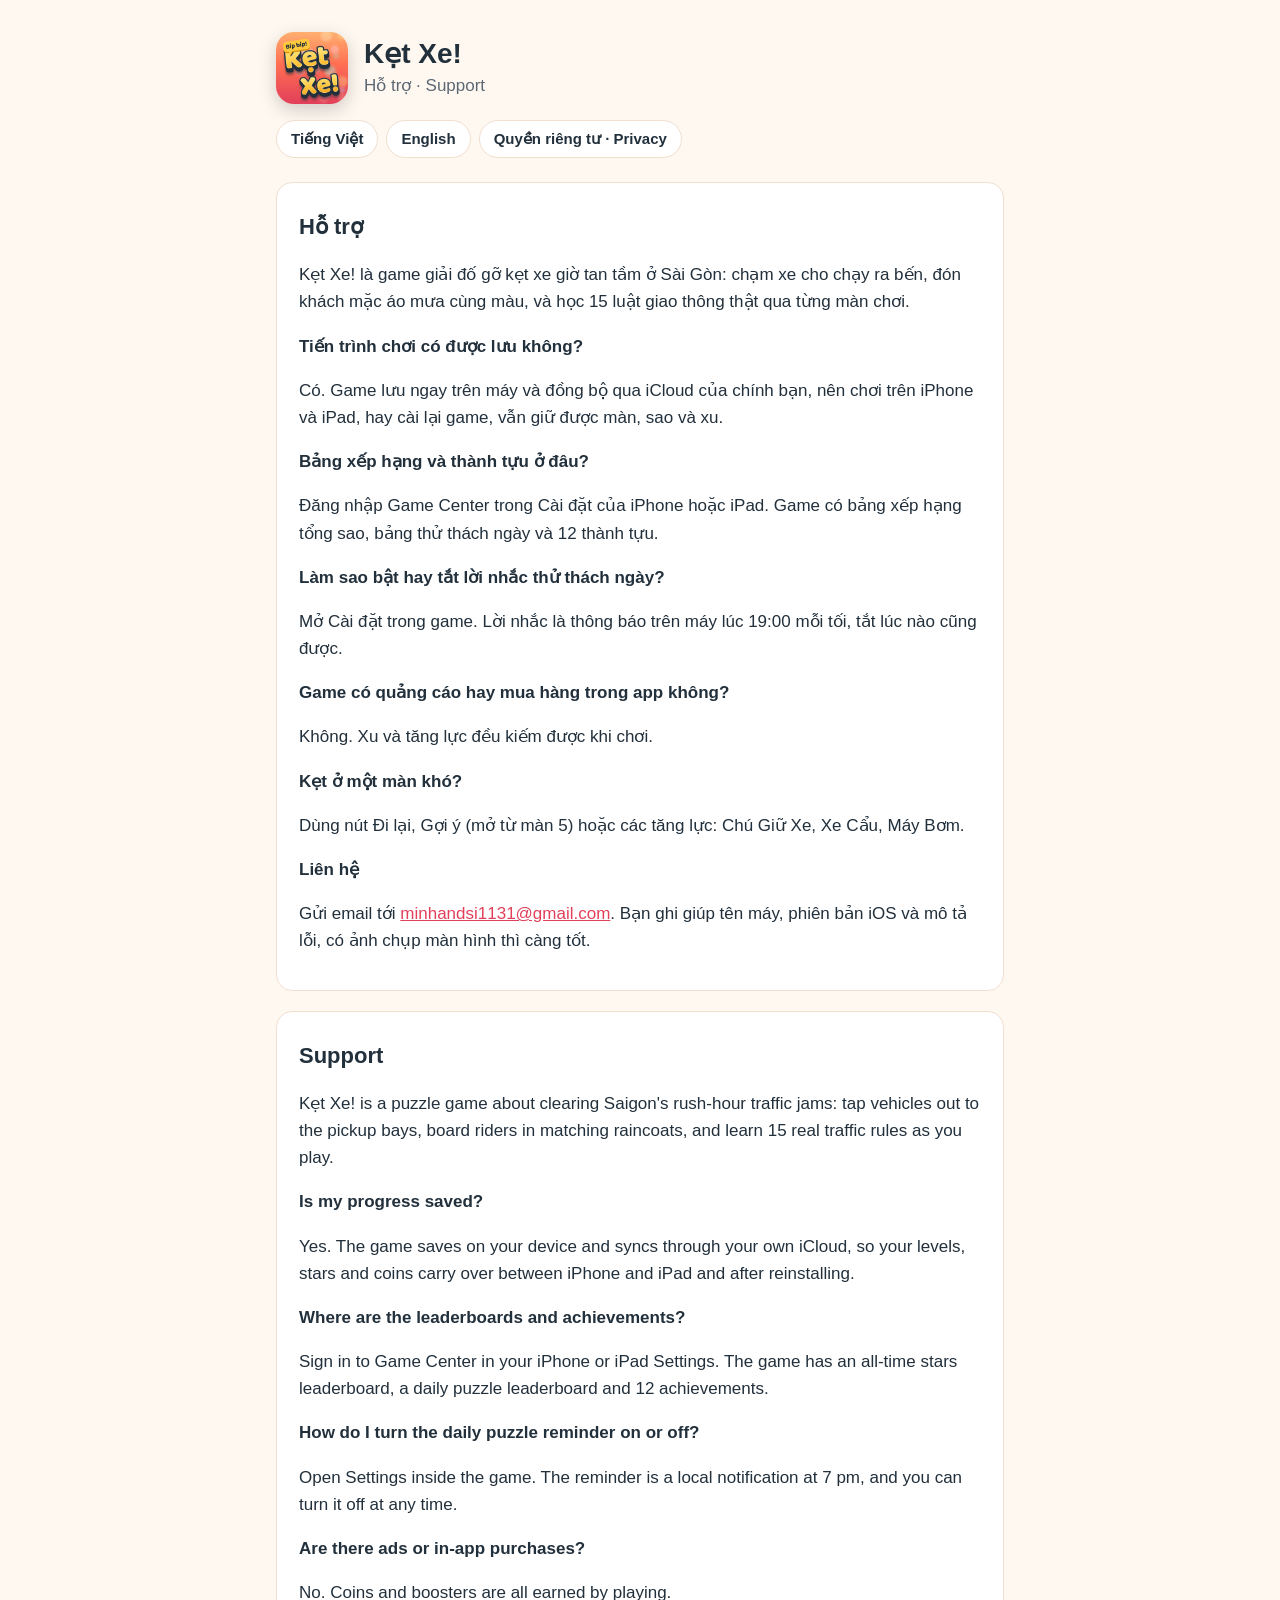
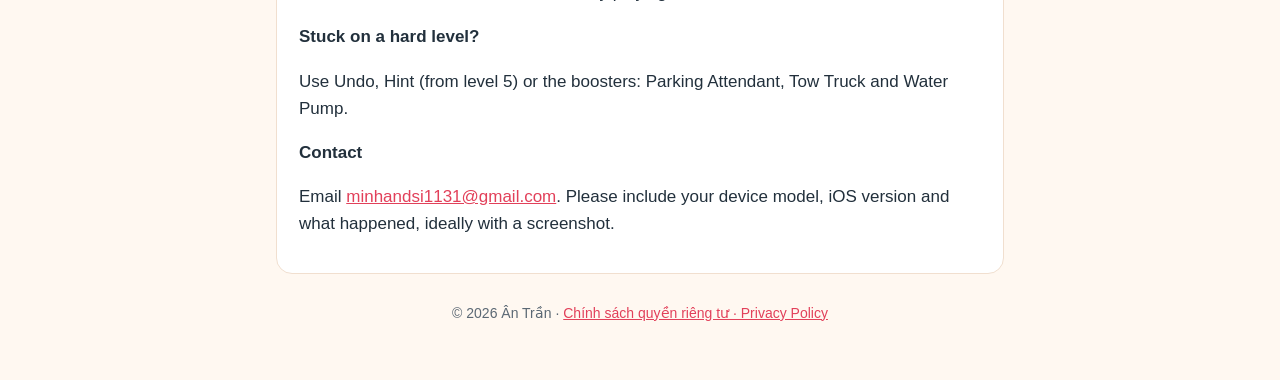
<file: index.html>
<!doctype html>
<html lang="vi">
<head>
  <meta charset="utf-8">
  <meta name="viewport" content="width=device-width, initial-scale=1">
  <title>Kẹt Xe! – Hỗ trợ / Support</title>
  <meta name="description" content="Hỗ trợ cho game Kẹt Xe! trên iPhone và iPad. Support for the Kẹt Xe! game on iPhone and iPad.">
  <link rel="icon" href="icon.png">
  <link rel="apple-touch-icon" href="icon.png">
  <link rel="stylesheet" href="style.css">
</head>
<body>
<main>
  <header>
    <img src="icon.png" alt="Biểu tượng Kẹt Xe!">
    <div>
      <h1>Kẹt Xe!</h1>
      <p>Hỗ trợ · Support</p>
    </div>
  </header>
  <nav>
    <a href="#vi">Tiếng Việt</a>
    <a href="#en">English</a>
    <a href="privacy.html">Quyền riêng tư · Privacy</a>
  </nav>

  <section id="vi" lang="vi">
    <h2>Hỗ trợ</h2>
    <p>Kẹt Xe! là game giải đố gỡ kẹt xe giờ tan tầm ở Sài Gòn: chạm xe cho chạy ra bến, đón khách mặc áo mưa cùng màu, và học 15 luật giao thông thật qua từng màn chơi.</p>

    <h3>Tiến trình chơi có được lưu không?</h3>
    <p>Có. Game lưu ngay trên máy và đồng bộ qua iCloud của chính bạn, nên chơi trên iPhone và iPad, hay cài lại game, vẫn giữ được màn, sao và xu.</p>

    <h3>Bảng xếp hạng và thành tựu ở đâu?</h3>
    <p>Đăng nhập Game Center trong Cài đặt của iPhone hoặc iPad. Game có bảng xếp hạng tổng sao, bảng thử thách ngày và 12 thành tựu.</p>

    <h3>Làm sao bật hay tắt lời nhắc thử thách ngày?</h3>
    <p>Mở Cài đặt trong game. Lời nhắc là thông báo trên máy lúc 19:00 mỗi tối, tắt lúc nào cũng được.</p>

    <h3>Game có quảng cáo hay mua hàng trong app không?</h3>
    <p>Không. Xu và tăng lực đều kiếm được khi chơi.</p>

    <h3>Kẹt ở một màn khó?</h3>
    <p>Dùng nút Đi lại, Gợi ý (mở từ màn 5) hoặc các tăng lực: Chú Giữ Xe, Xe Cẩu, Máy Bơm.</p>

    <h3>Liên hệ</h3>
    <p>Gửi email tới <a href="mailto:minhandsi1131@gmail.com">minhandsi1131@gmail.com</a>. Bạn ghi giúp tên máy, phiên bản iOS và mô tả lỗi, có ảnh chụp màn hình thì càng tốt.</p>
  </section>

  <section id="en" lang="en">
    <h2>Support</h2>
    <p>Kẹt Xe! is a puzzle game about clearing Saigon's rush-hour traffic jams: tap vehicles out to the pickup bays, board riders in matching raincoats, and learn 15 real traffic rules as you play.</p>

    <h3>Is my progress saved?</h3>
    <p>Yes. The game saves on your device and syncs through your own iCloud, so your levels, stars and coins carry over between iPhone and iPad and after reinstalling.</p>

    <h3>Where are the leaderboards and achievements?</h3>
    <p>Sign in to Game Center in your iPhone or iPad Settings. The game has an all-time stars leaderboard, a daily puzzle leaderboard and 12 achievements.</p>

    <h3>How do I turn the daily puzzle reminder on or off?</h3>
    <p>Open Settings inside the game. The reminder is a local notification at 7 pm, and you can turn it off at any time.</p>

    <h3>Are there ads or in-app purchases?</h3>
    <p>No. Coins and boosters are all earned by playing.</p>

    <h3>Stuck on a hard level?</h3>
    <p>Use Undo, Hint (from level 5) or the boosters: Parking Attendant, Tow Truck and Water Pump.</p>

    <h3>Contact</h3>
    <p>Email <a href="mailto:minhandsi1131@gmail.com">minhandsi1131@gmail.com</a>. Please include your device model, iOS version and what happened, ideally with a screenshot.</p>
  </section>

  <footer>© 2026 Ân Trần · <a href="privacy.html">Chính sách quyền riêng tư · Privacy Policy</a></footer>
</main>
</body>
</html>
</file>
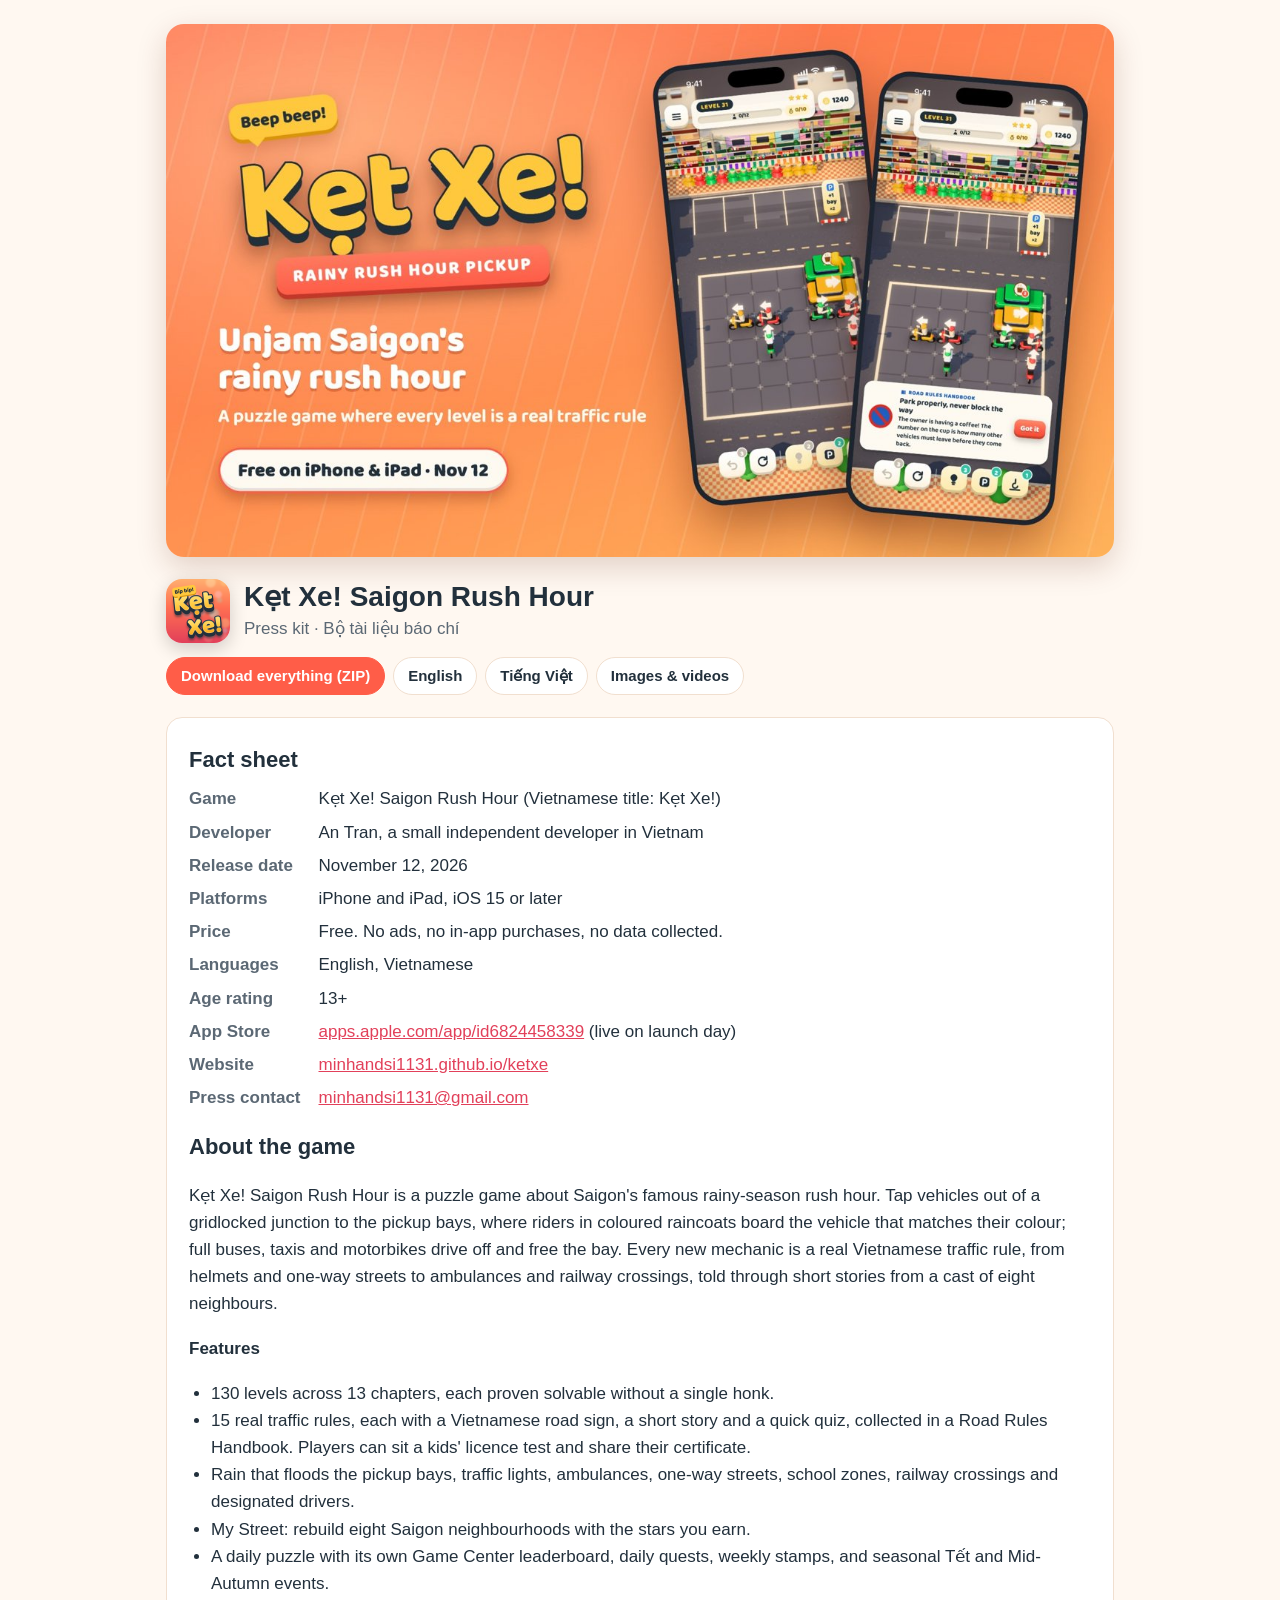
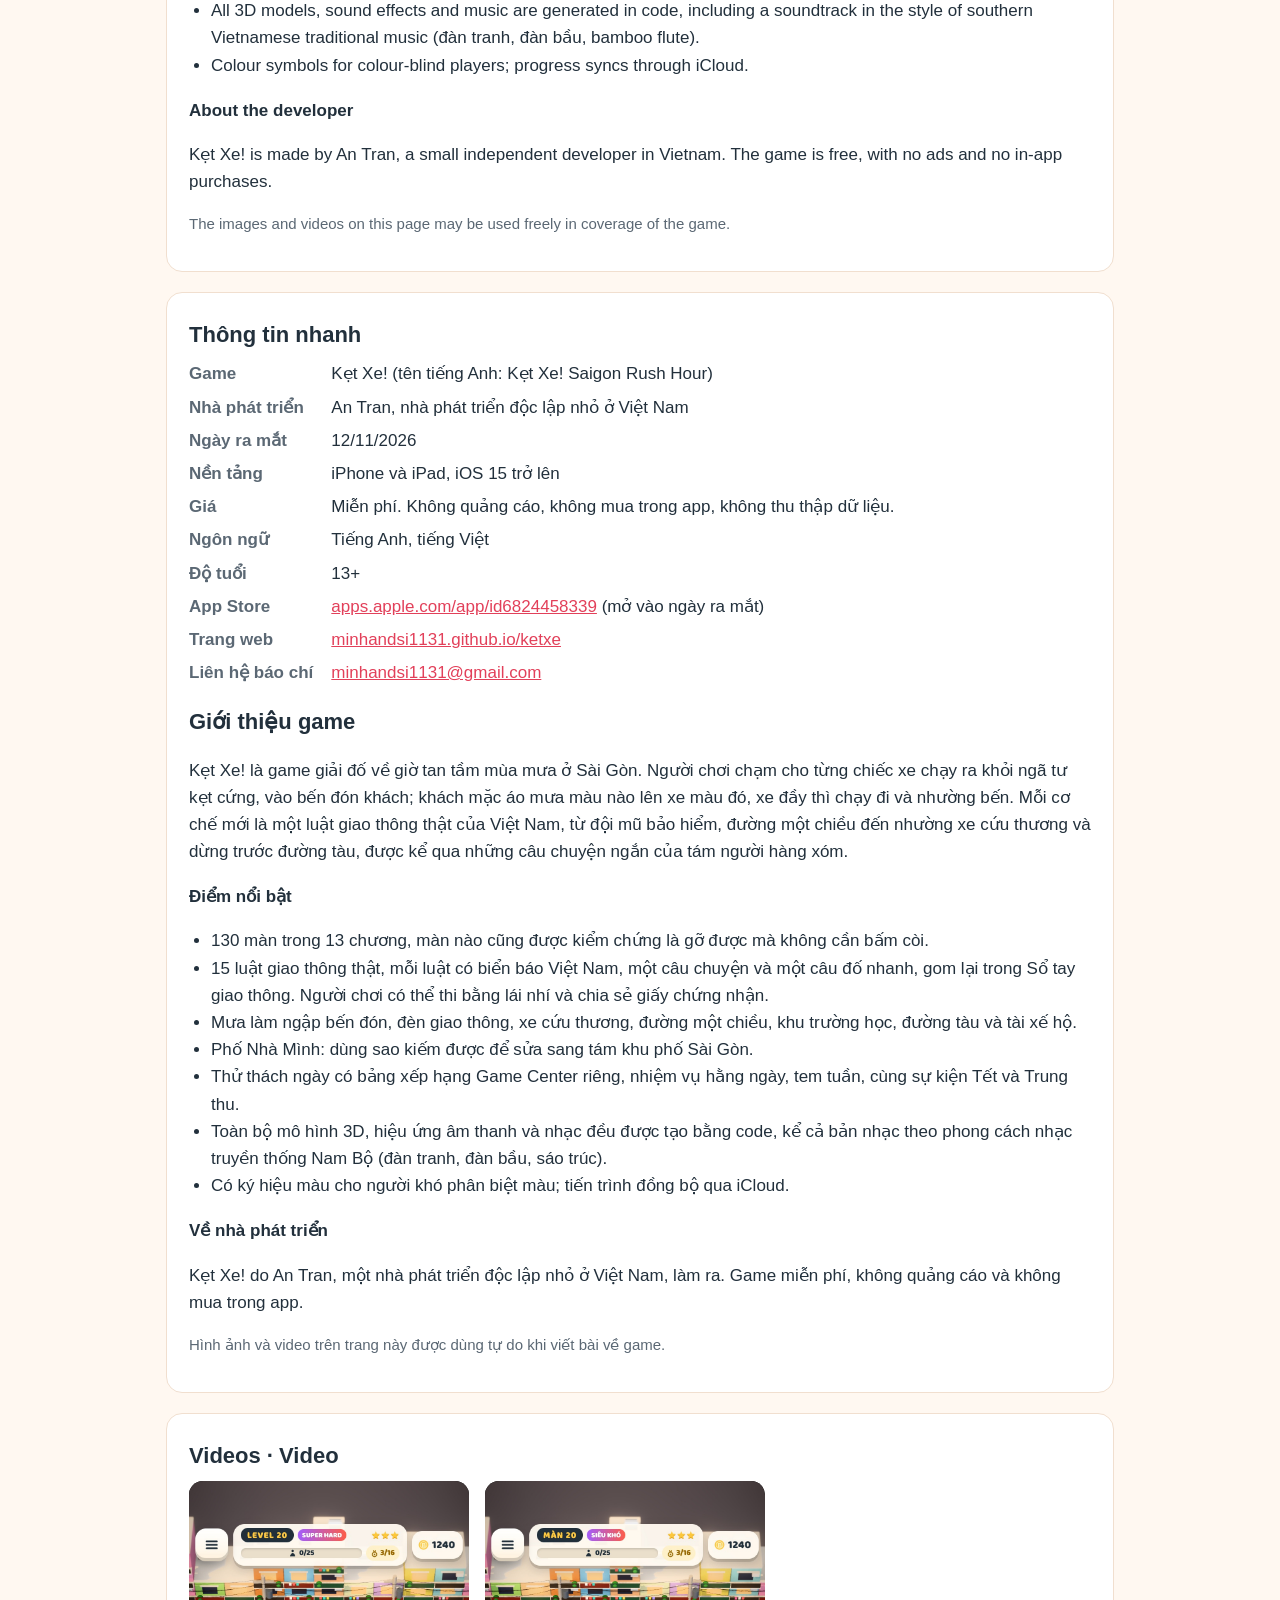
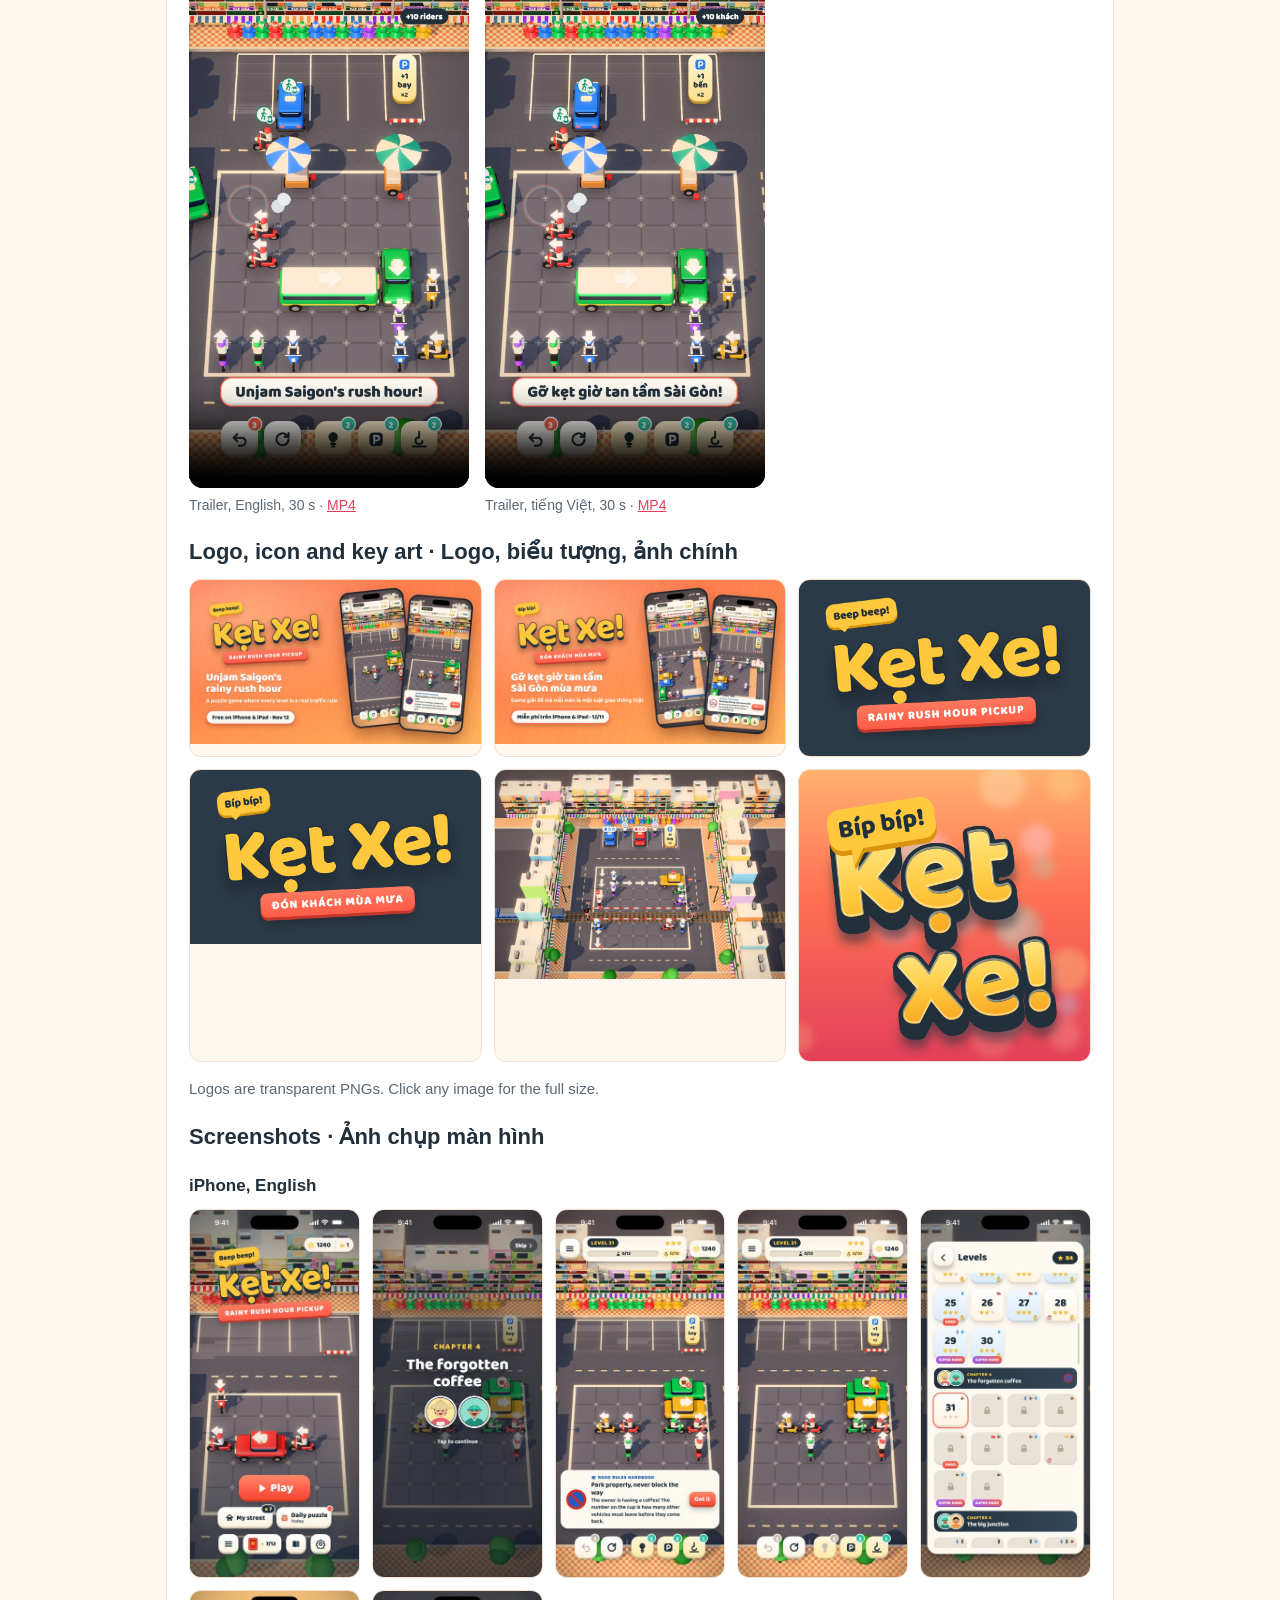
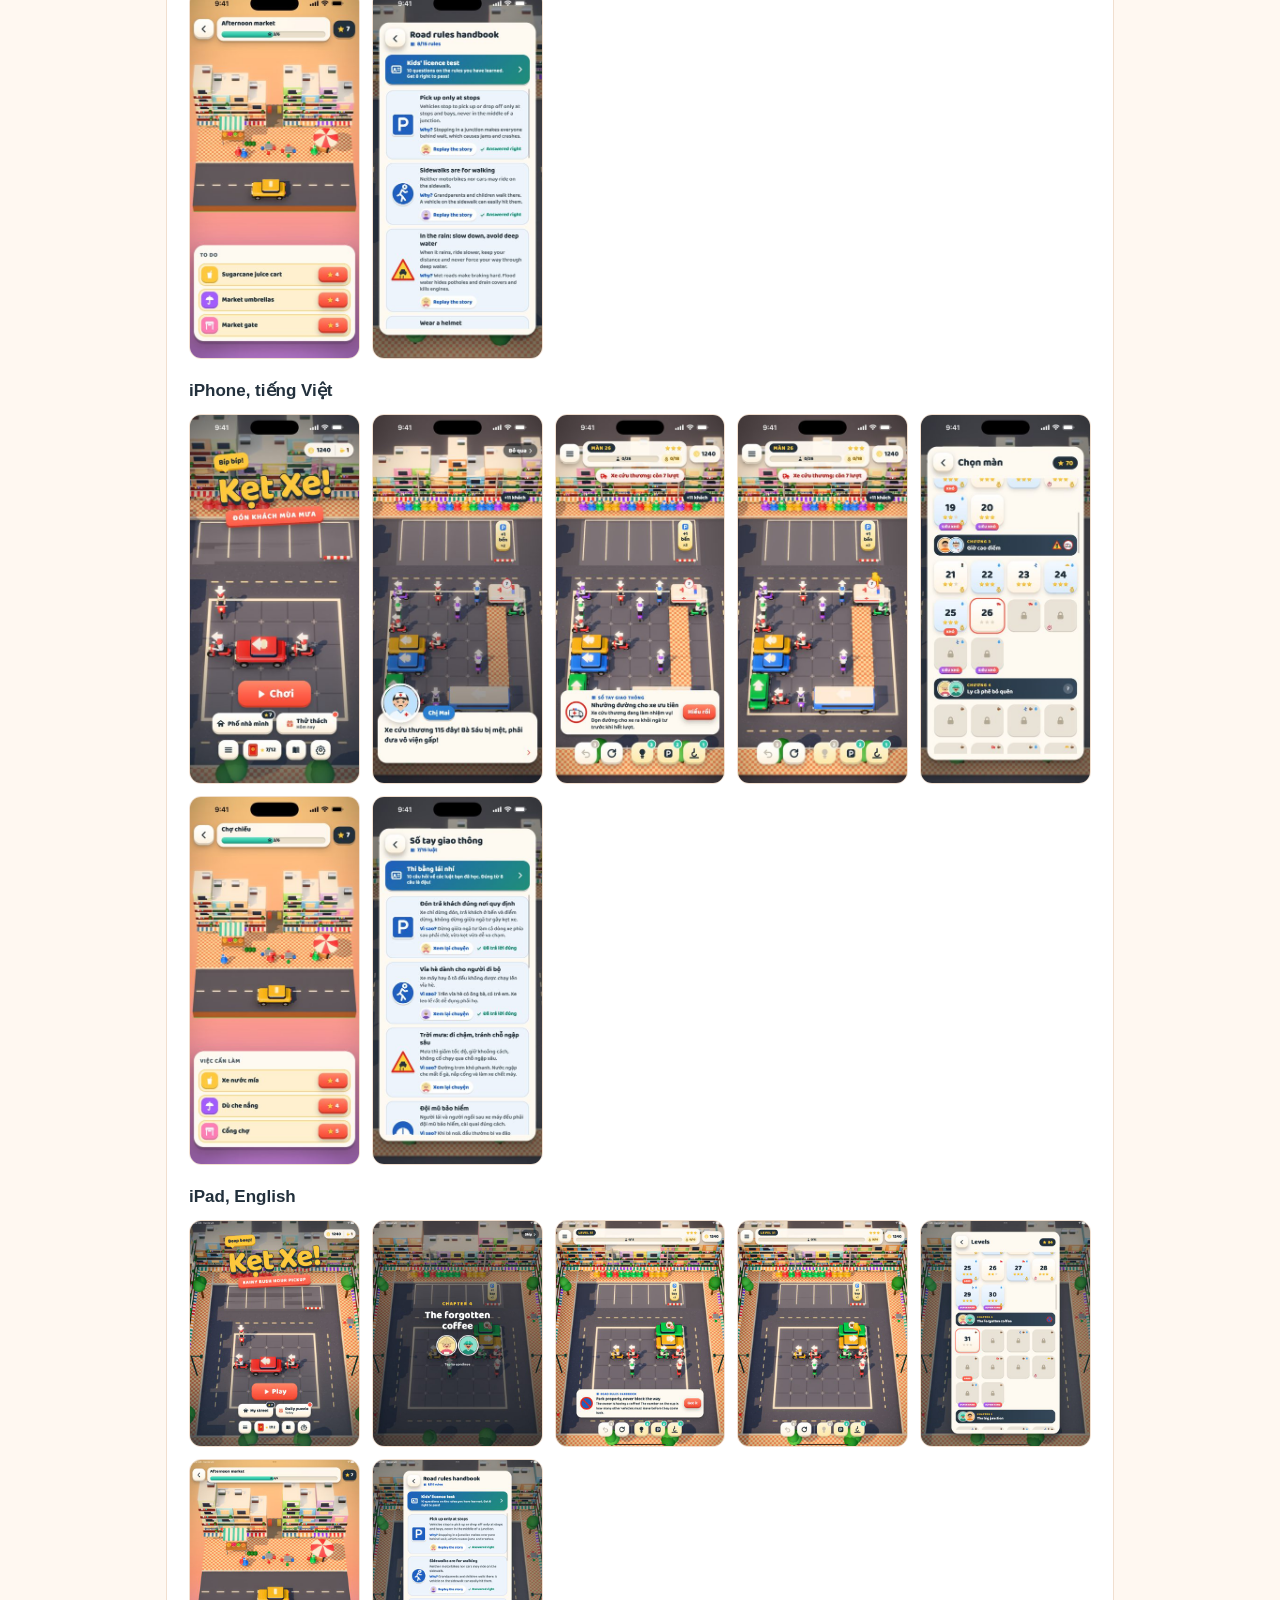
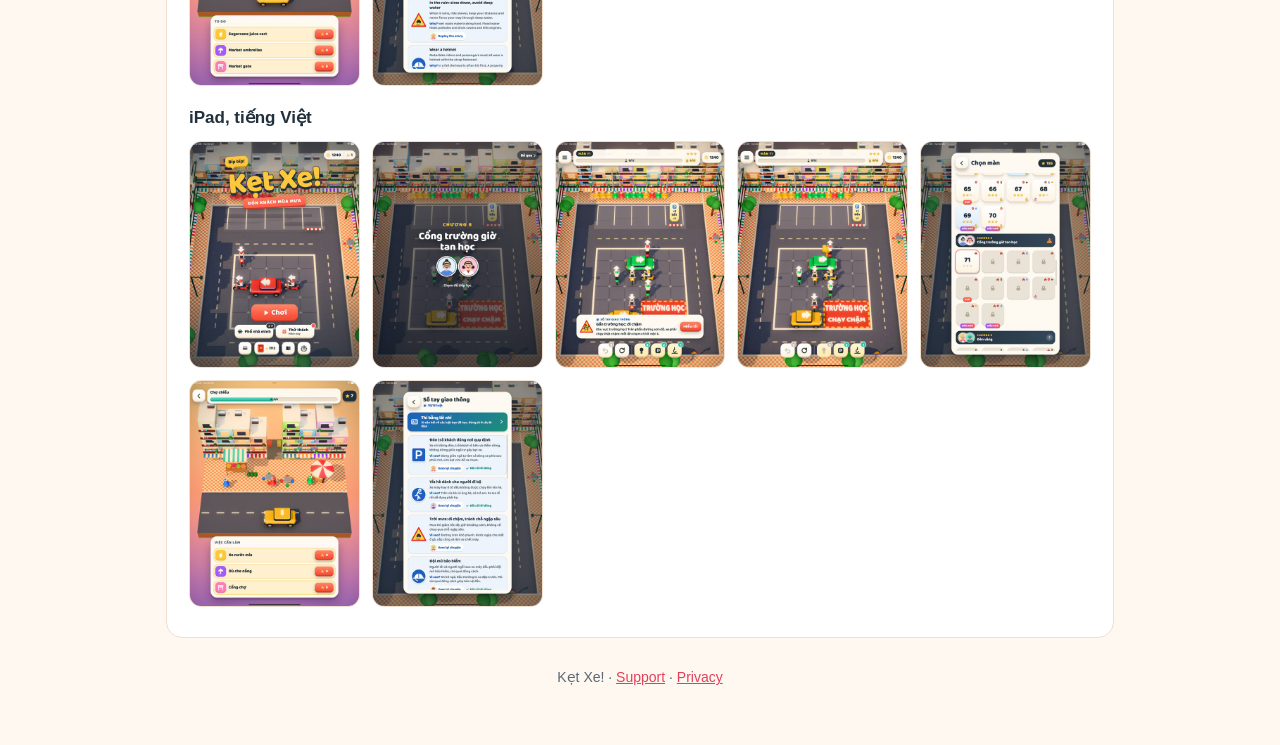
<file: press/index.html>
<!doctype html>
<html lang="en">
<head>
  <meta charset="utf-8">
  <meta name="viewport" content="width=device-width, initial-scale=1">
  <title>Kẹt Xe! Press Kit</title>
  <meta name="description" content="Press kit for Kẹt Xe! Saigon Rush Hour, a puzzle game about Saigon's rainy rush hour and real traffic rules. Out November 12, 2026 on iPhone and iPad.">
  <link rel="icon" href="assets/icon-1024.png">
  <meta property="og:title" content="Kẹt Xe! Saigon Rush Hour: press kit">
  <meta property="og:description" content="A puzzle game where every level is a real traffic rule. Free on iPhone and iPad, November 12, 2026.">
  <meta property="og:image" content="https://minhandsi1131.github.io/ketxe/press/assets/banner-en.jpg">
  <meta property="og:url" content="https://minhandsi1131.github.io/ketxe/press/">
  <meta name="twitter:card" content="summary_large_image">
  <style>
    :root {
      --bg: #fff8f1; --card: #ffffff; --ink: #22303c; --muted: #5b6874; --accent: #e2405a; --coral: #ff5d48; --line: #f1dfcf;
      color-scheme: light dark;
    }
    @media (prefers-color-scheme: dark) {
      :root { --bg: #1b2229; --card: #232c35; --ink: #f3ece4; --muted: #b3bcc5; --accent: #ff8a7a; --line: #34404b; }
    }
    * { box-sizing: border-box; }
    body { margin: 0; background: var(--bg); color: var(--ink); font: 17px/1.6 -apple-system, BlinkMacSystemFont, "Segoe UI", Roboto, "Helvetica Neue", Arial, sans-serif; }
    main { max-width: 980px; margin: 0 auto; padding: 24px 16px 56px; }
    .hero { width: 100%; border-radius: 18px; display: block; box-shadow: 0 10px 30px rgba(90, 30, 0, .18); }
    header { display: flex; align-items: center; gap: 14px; margin: 22px 0 6px; }
    header img { width: 64px; height: 64px; border-radius: 16px; box-shadow: 0 6px 18px rgba(0, 0, 0, .18); }
    header h1 { margin: 0; font-size: 28px; line-height: 1.15; }
    header p { margin: 2px 0 0; color: var(--muted); }
    nav { margin: 14px 0 22px; display: flex; flex-wrap: wrap; gap: 8px; }
    nav a { padding: 6px 14px; border-radius: 999px; background: var(--card); border: 1px solid var(--line); color: var(--ink); text-decoration: none; font-weight: 600; font-size: 15px; }
    nav a.primary { background: var(--coral); border-color: var(--coral); color: #fff; }
    section { background: var(--card); border: 1px solid var(--line); border-radius: 16px; padding: 6px 22px 20px; margin-bottom: 20px; }
    h2 { font-size: 22px; margin: 18px 0 8px; }
    h3 { font-size: 17px; margin: 18px 0 6px; }
    a { color: var(--accent); }
    dl.facts { display: grid; grid-template-columns: max-content 1fr; gap: 6px 18px; margin: 8px 0 4px; }
    dl.facts dt { color: var(--muted); font-weight: 600; }
    dl.facts dd { margin: 0; min-width: 0; overflow-wrap: anywhere; }
    @media (max-width: 560px) { dl.facts { grid-template-columns: 1fr; gap: 0; } dl.facts dt { margin-top: 10px; } }
    ul { padding-left: 22px; }
    .note { color: var(--muted); font-size: 15px; }
    .media { display: grid; grid-template-columns: repeat(auto-fill, minmax(min(150px, 100%), 1fr)); gap: 12px; margin: 10px 0; }
    .media.wide { grid-template-columns: repeat(auto-fill, minmax(min(260px, 100%), 1fr)); }
    .media a { display: block; border-radius: 12px; overflow: hidden; border: 1px solid var(--line); background: var(--bg); }
    .media img { width: 100%; display: block; }
    .media .logo { padding: 14px; background: #2b3a48; }
    .videos { display: grid; grid-template-columns: repeat(auto-fill, minmax(min(220px, 100%), 280px)); gap: 16px; }
    .videos figure { margin: 0; }
    video { width: 100%; border-radius: 14px; background: #000; display: block; }
    figcaption { font-size: 14px; color: var(--muted); margin-top: 6px; }
    footer { color: var(--muted); font-size: 14px; text-align: center; margin-top: 28px; }
  </style>
</head>
<body>
<main>
  <img class="hero" src="assets/web/banner-en.jpg" alt="Kẹt Xe! Saigon Rush Hour: unjam Saigon's rainy rush hour. Free on iPhone and iPad, November 12.">
  <header>
    <img src="assets/icon-1024.png" alt="Kẹt Xe! app icon">
    <div>
      <h1>Kẹt Xe! Saigon Rush Hour</h1>
      <p>Press kit · Bộ tài liệu báo chí</p>
    </div>
  </header>
  <nav>
    <a class="primary" href="ket-xe-press-kit.zip">Download everything (ZIP)</a>
    <a href="#en">English</a>
    <a href="#vi">Tiếng Việt</a>
    <a href="#media">Images & videos</a>
  </nav>

  <section id="en" lang="en">
    <h2>Fact sheet</h2>
    <dl class="facts">
      <dt>Game</dt><dd>Kẹt Xe! Saigon Rush Hour (Vietnamese title: Kẹt Xe!)</dd>
      <dt>Developer</dt><dd>An Tran, a small independent developer in Vietnam</dd>
      <dt>Release date</dt><dd>November 12, 2026</dd>
      <dt>Platforms</dt><dd>iPhone and iPad, iOS 15 or later</dd>
      <dt>Price</dt><dd>Free. No ads, no in-app purchases, no data collected.</dd>
      <dt>Languages</dt><dd>English, Vietnamese</dd>
      <dt>Age rating</dt><dd>13+</dd>
      <dt>App Store</dt><dd><a href="https://apps.apple.com/app/id6824458339">apps.apple.com/app/id6824458339</a> (live on launch day)</dd>
      <dt>Website</dt><dd><a href="https://minhandsi1131.github.io/ketxe/">minhandsi1131.github.io/ketxe</a></dd>
      <dt>Press contact</dt><dd><a href="mailto:minhandsi1131@gmail.com">minhandsi1131@gmail.com</a></dd>
    </dl>

    <h2>About the game</h2>
    <p>Kẹt Xe! Saigon Rush Hour is a puzzle game about Saigon's famous rainy-season rush hour. Tap vehicles out of a gridlocked junction to the pickup bays, where riders in coloured raincoats board the vehicle that matches their colour; full buses, taxis and motorbikes drive off and free the bay. Every new mechanic is a real Vietnamese traffic rule, from helmets and one-way streets to ambulances and railway crossings, told through short stories from a cast of eight neighbours.</p>

    <h3>Features</h3>
    <ul>
      <li>130 levels across 13 chapters, each proven solvable without a single honk.</li>
      <li>15 real traffic rules, each with a Vietnamese road sign, a short story and a quick quiz, collected in a Road Rules Handbook. Players can sit a kids' licence test and share their certificate.</li>
      <li>Rain that floods the pickup bays, traffic lights, ambulances, one-way streets, school zones, railway crossings and designated drivers.</li>
      <li>My Street: rebuild eight Saigon neighbourhoods with the stars you earn.</li>
      <li>A daily puzzle with its own Game Center leaderboard, daily quests, weekly stamps, and seasonal Tết and Mid-Autumn events.</li>
      <li>All 3D models, sound effects and music are generated in code, including a soundtrack in the style of southern Vietnamese traditional music (đàn tranh, đàn bầu, bamboo flute).</li>
      <li>Colour symbols for colour-blind players; progress syncs through iCloud.</li>
    </ul>

    <h3>About the developer</h3>
    <p>Kẹt Xe! is made by An Tran, a small independent developer in Vietnam. The game is free, with no ads and no in-app purchases.</p>
    <p class="note">The images and videos on this page may be used freely in coverage of the game.</p>
  </section>

  <section id="vi" lang="vi">
    <h2>Thông tin nhanh</h2>
    <dl class="facts">
      <dt>Game</dt><dd>Kẹt Xe! (tên tiếng Anh: Kẹt Xe! Saigon Rush Hour)</dd>
      <dt>Nhà phát triển</dt><dd>An Tran, nhà phát triển độc lập nhỏ ở Việt Nam</dd>
      <dt>Ngày ra mắt</dt><dd>12/11/2026</dd>
      <dt>Nền tảng</dt><dd>iPhone và iPad, iOS 15 trở lên</dd>
      <dt>Giá</dt><dd>Miễn phí. Không quảng cáo, không mua trong app, không thu thập dữ liệu.</dd>
      <dt>Ngôn ngữ</dt><dd>Tiếng Anh, tiếng Việt</dd>
      <dt>Độ tuổi</dt><dd>13+</dd>
      <dt>App Store</dt><dd><a href="https://apps.apple.com/app/id6824458339">apps.apple.com/app/id6824458339</a> (mở vào ngày ra mắt)</dd>
      <dt>Trang web</dt><dd><a href="https://minhandsi1131.github.io/ketxe/">minhandsi1131.github.io/ketxe</a></dd>
      <dt>Liên hệ báo chí</dt><dd><a href="mailto:minhandsi1131@gmail.com">minhandsi1131@gmail.com</a></dd>
    </dl>

    <h2>Giới thiệu game</h2>
    <p>Kẹt Xe! là game giải đố về giờ tan tầm mùa mưa ở Sài Gòn. Người chơi chạm cho từng chiếc xe chạy ra khỏi ngã tư kẹt cứng, vào bến đón khách; khách mặc áo mưa màu nào lên xe màu đó, xe đầy thì chạy đi và nhường bến. Mỗi cơ chế mới là một luật giao thông thật của Việt Nam, từ đội mũ bảo hiểm, đường một chiều đến nhường xe cứu thương và dừng trước đường tàu, được kể qua những câu chuyện ngắn của tám người hàng xóm.</p>

    <h3>Điểm nổi bật</h3>
    <ul>
      <li>130 màn trong 13 chương, màn nào cũng được kiểm chứng là gỡ được mà không cần bấm còi.</li>
      <li>15 luật giao thông thật, mỗi luật có biển báo Việt Nam, một câu chuyện và một câu đố nhanh, gom lại trong Sổ tay giao thông. Người chơi có thể thi bằng lái nhí và chia sẻ giấy chứng nhận.</li>
      <li>Mưa làm ngập bến đón, đèn giao thông, xe cứu thương, đường một chiều, khu trường học, đường tàu và tài xế hộ.</li>
      <li>Phố Nhà Mình: dùng sao kiếm được để sửa sang tám khu phố Sài Gòn.</li>
      <li>Thử thách ngày có bảng xếp hạng Game Center riêng, nhiệm vụ hằng ngày, tem tuần, cùng sự kiện Tết và Trung thu.</li>
      <li>Toàn bộ mô hình 3D, hiệu ứng âm thanh và nhạc đều được tạo bằng code, kể cả bản nhạc theo phong cách nhạc truyền thống Nam Bộ (đàn tranh, đàn bầu, sáo trúc).</li>
      <li>Có ký hiệu màu cho người khó phân biệt màu; tiến trình đồng bộ qua iCloud.</li>
    </ul>

    <h3>Về nhà phát triển</h3>
    <p>Kẹt Xe! do An Tran, một nhà phát triển độc lập nhỏ ở Việt Nam, làm ra. Game miễn phí, không quảng cáo và không mua trong app.</p>
    <p class="note">Hình ảnh và video trên trang này được dùng tự do khi viết bài về game.</p>
  </section>

  <section id="media">
    <h2>Videos · Video</h2>
    <div class="videos">
      <figure>
        <video controls preload="none" playsinline poster="assets/trailer-en-poster.jpg" src="assets/trailer-en.mp4"></video>
        <figcaption>Trailer, English, 30 s · <a href="assets/trailer-en.mp4" download>MP4</a></figcaption>
      </figure>
      <figure>
        <video controls preload="none" playsinline poster="assets/trailer-vi-poster.jpg" src="assets/trailer-vi.mp4"></video>
        <figcaption>Trailer, tiếng Việt, 30 s · <a href="assets/trailer-vi.mp4" download>MP4</a></figcaption>
      </figure>
    </div>

    <h2>Logo, icon and key art · Logo, biểu tượng, ảnh chính</h2>
    <div class="media wide">
      <a href="assets/banner-en.jpg"><img src="assets/web/banner-en.jpg" alt="Banner, English"></a>
      <a href="assets/banner-vi.jpg"><img src="assets/web/banner-vi.jpg" alt="Banner, Vietnamese"></a>
      <a href="assets/logo-en.png"><img class="logo" src="assets/logo-en.png" alt="Logo, English (transparent PNG)"></a>
      <a href="assets/logo-vi.png"><img class="logo" src="assets/logo-vi.png" alt="Logo, Vietnamese (transparent PNG)"></a>
      <a href="assets/scene-railway.jpg"><img src="assets/scene-railway.jpg" alt="A railway crossing level"></a>
      <a href="assets/icon-1024.png"><img src="assets/icon-1024.png" alt="App icon, 1024 px"></a>
    </div>
    <p class="note">Logos are transparent PNGs. Click any image for the full size.</p>

    <h2>Screenshots · Ảnh chụp màn hình</h2>
    <h3>iPhone, English</h3>
    <div class="media" data-set="iphone-en"></div>
    <h3>iPhone, tiếng Việt</h3>
    <div class="media" data-set="iphone-vi"></div>
    <h3>iPad, English</h3>
    <div class="media" data-set="ipad-en"></div>
    <h3>iPad, tiếng Việt</h3>
    <div class="media" data-set="ipad-vi"></div>
  </section>

  <footer>Kẹt Xe! · <a href="https://minhandsi1131.github.io/ketxe/">Support</a> · <a href="https://minhandsi1131.github.io/ketxe/privacy.html">Privacy</a></footer>
</main>
<script>
  // The screenshot grids: one small preview per shot, linking to the full-size file.
  const SHOTS = ['1-title', '2-story', '3-rule', '4-play', '5-levels', '6-street', '7-handbook'];
  for (const grid of document.querySelectorAll('[data-set]')) {
    const set = grid.dataset.set;
    grid.innerHTML = SHOTS.map(n => `<a href="assets/screenshots/${set}/${n}.jpg"><img loading="lazy" src="assets/web/${set}/${n}.jpg" alt="${set} ${n.slice(2)}"></a>`).join('');
  }
</script>
</body>
</html>
</file>
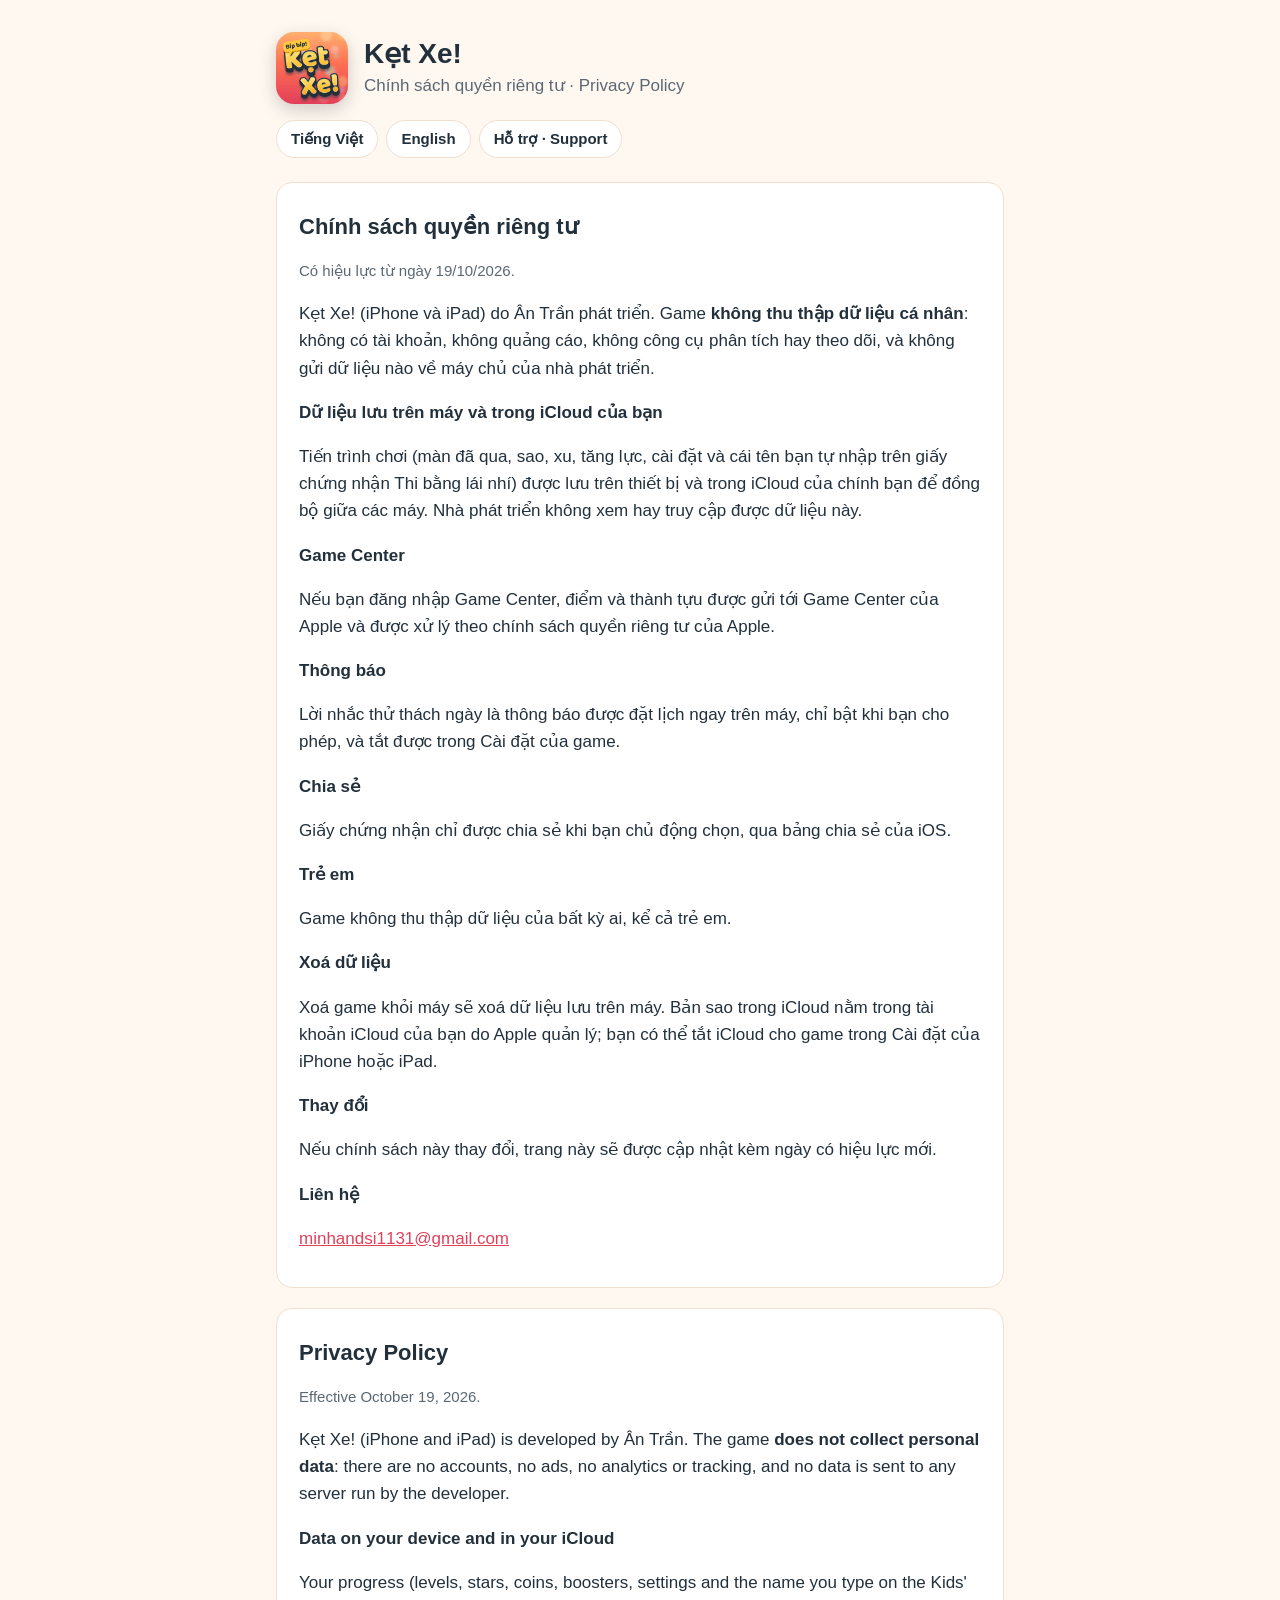
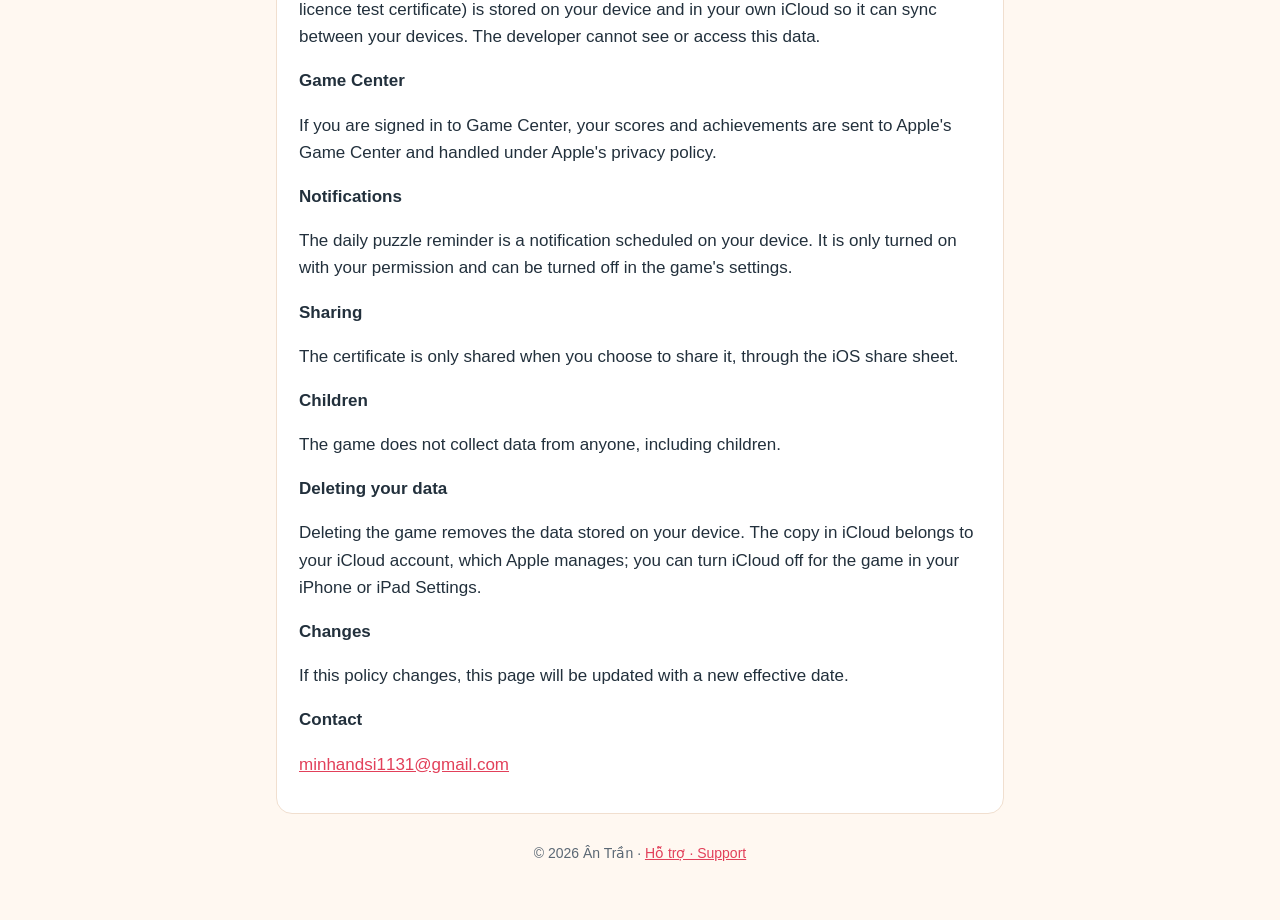
<file: privacy.html>
<!doctype html>
<html lang="vi">
<head>
  <meta charset="utf-8">
  <meta name="viewport" content="width=device-width, initial-scale=1">
  <title>Kẹt Xe! – Chính sách quyền riêng tư / Privacy Policy</title>
  <meta name="description" content="Chính sách quyền riêng tư của game Kẹt Xe!. Privacy policy of the Kẹt Xe! game.">
  <link rel="icon" href="icon.png">
  <link rel="apple-touch-icon" href="icon.png">
  <link rel="stylesheet" href="style.css">
</head>
<body>
<main>
  <header>
    <img src="icon.png" alt="Biểu tượng Kẹt Xe!">
    <div>
      <h1>Kẹt Xe!</h1>
      <p>Chính sách quyền riêng tư · Privacy Policy</p>
    </div>
  </header>
  <nav>
    <a href="#vi">Tiếng Việt</a>
    <a href="#en">English</a>
    <a href="./">Hỗ trợ · Support</a>
  </nav>

  <section id="vi" lang="vi">
    <h2>Chính sách quyền riêng tư</h2>
    <p class="note">Có hiệu lực từ ngày 19/10/2026.</p>
    <p>Kẹt Xe! (iPhone và iPad) do Ân Trần phát triển. Game <strong>không thu thập dữ liệu cá nhân</strong>: không có tài khoản, không quảng cáo, không công cụ phân tích hay theo dõi, và không gửi dữ liệu nào về máy chủ của nhà phát triển.</p>

    <h3>Dữ liệu lưu trên máy và trong iCloud của bạn</h3>
    <p>Tiến trình chơi (màn đã qua, sao, xu, tăng lực, cài đặt và cái tên bạn tự nhập trên giấy chứng nhận Thi bằng lái nhí) được lưu trên thiết bị và trong iCloud của chính bạn để đồng bộ giữa các máy. Nhà phát triển không xem hay truy cập được dữ liệu này.</p>

    <h3>Game Center</h3>
    <p>Nếu bạn đăng nhập Game Center, điểm và thành tựu được gửi tới Game Center của Apple và được xử lý theo chính sách quyền riêng tư của Apple.</p>

    <h3>Thông báo</h3>
    <p>Lời nhắc thử thách ngày là thông báo được đặt lịch ngay trên máy, chỉ bật khi bạn cho phép, và tắt được trong Cài đặt của game.</p>

    <h3>Chia sẻ</h3>
    <p>Giấy chứng nhận chỉ được chia sẻ khi bạn chủ động chọn, qua bảng chia sẻ của iOS.</p>

    <h3>Trẻ em</h3>
    <p>Game không thu thập dữ liệu của bất kỳ ai, kể cả trẻ em.</p>

    <h3>Xoá dữ liệu</h3>
    <p>Xoá game khỏi máy sẽ xoá dữ liệu lưu trên máy. Bản sao trong iCloud nằm trong tài khoản iCloud của bạn do Apple quản lý; bạn có thể tắt iCloud cho game trong Cài đặt của iPhone hoặc iPad.</p>

    <h3>Thay đổi</h3>
    <p>Nếu chính sách này thay đổi, trang này sẽ được cập nhật kèm ngày có hiệu lực mới.</p>

    <h3>Liên hệ</h3>
    <p><a href="mailto:minhandsi1131@gmail.com">minhandsi1131@gmail.com</a></p>
  </section>

  <section id="en" lang="en">
    <h2>Privacy Policy</h2>
    <p class="note">Effective October 19, 2026.</p>
    <p>Kẹt Xe! (iPhone and iPad) is developed by Ân Trần. The game <strong>does not collect personal data</strong>: there are no accounts, no ads, no analytics or tracking, and no data is sent to any server run by the developer.</p>

    <h3>Data on your device and in your iCloud</h3>
    <p>Your progress (levels, stars, coins, boosters, settings and the name you type on the Kids' licence test certificate) is stored on your device and in your own iCloud so it can sync between your devices. The developer cannot see or access this data.</p>

    <h3>Game Center</h3>
    <p>If you are signed in to Game Center, your scores and achievements are sent to Apple's Game Center and handled under Apple's privacy policy.</p>

    <h3>Notifications</h3>
    <p>The daily puzzle reminder is a notification scheduled on your device. It is only turned on with your permission and can be turned off in the game's settings.</p>

    <h3>Sharing</h3>
    <p>The certificate is only shared when you choose to share it, through the iOS share sheet.</p>

    <h3>Children</h3>
    <p>The game does not collect data from anyone, including children.</p>

    <h3>Deleting your data</h3>
    <p>Deleting the game removes the data stored on your device. The copy in iCloud belongs to your iCloud account, which Apple manages; you can turn iCloud off for the game in your iPhone or iPad Settings.</p>

    <h3>Changes</h3>
    <p>If this policy changes, this page will be updated with a new effective date.</p>

    <h3>Contact</h3>
    <p><a href="mailto:minhandsi1131@gmail.com">minhandsi1131@gmail.com</a></p>
  </section>

  <footer>© 2026 Ân Trần · <a href="./">Hỗ trợ · Support</a></footer>
</main>
</body>
</html>
</file>
<file: style.css>
:root {
  --bg: #fff8f1;
  --card: #ffffff;
  --ink: #22303c;
  --muted: #5b6874;
  --accent: #e2405a;
  --sun: #ffc83d;
  --line: #f1dfcf;
  color-scheme: light dark;
}
@media (prefers-color-scheme: dark) {
  :root {
    --bg: #1b2229;
    --card: #232c35;
    --ink: #f3ece4;
    --muted: #b3bcc5;
    --accent: #ff8a7a;
    --line: #34404b;
  }
}
* { box-sizing: border-box; }
body {
  margin: 0;
  background: var(--bg);
  color: var(--ink);
  font: 17px/1.6 -apple-system, BlinkMacSystemFont, "Segoe UI", Roboto, "Helvetica Neue", Arial, sans-serif;
}
main { max-width: 760px; margin: 0 auto; padding: 32px 16px 56px; }
header { display: flex; align-items: center; gap: 16px; margin-bottom: 8px; }
header img { width: 72px; height: 72px; border-radius: 18px; box-shadow: 0 6px 18px rgba(0, 0, 0, .18); }
header h1 { margin: 0; font-size: 28px; line-height: 1.2; }
header p { margin: 2px 0 0; color: var(--muted); }
nav { margin: 16px 0 24px; display: flex; flex-wrap: wrap; gap: 8px; }
nav a {
  padding: 6px 14px; border-radius: 999px; background: var(--card); border: 1px solid var(--line);
  color: var(--ink); text-decoration: none; font-weight: 600; font-size: 15px;
}
section { background: var(--card); border: 1px solid var(--line); border-radius: 16px; padding: 8px 22px 18px; margin-bottom: 20px; }
h2 { font-size: 22px; margin: 18px 0 6px; }
h3 { font-size: 17px; margin: 16px 0 4px; }
p, li { color: var(--ink); }
ul { padding-left: 22px; }
a { color: var(--accent); }
.note { color: var(--muted); font-size: 15px; }
footer { color: var(--muted); font-size: 14px; text-align: center; margin-top: 28px; }
</file>
